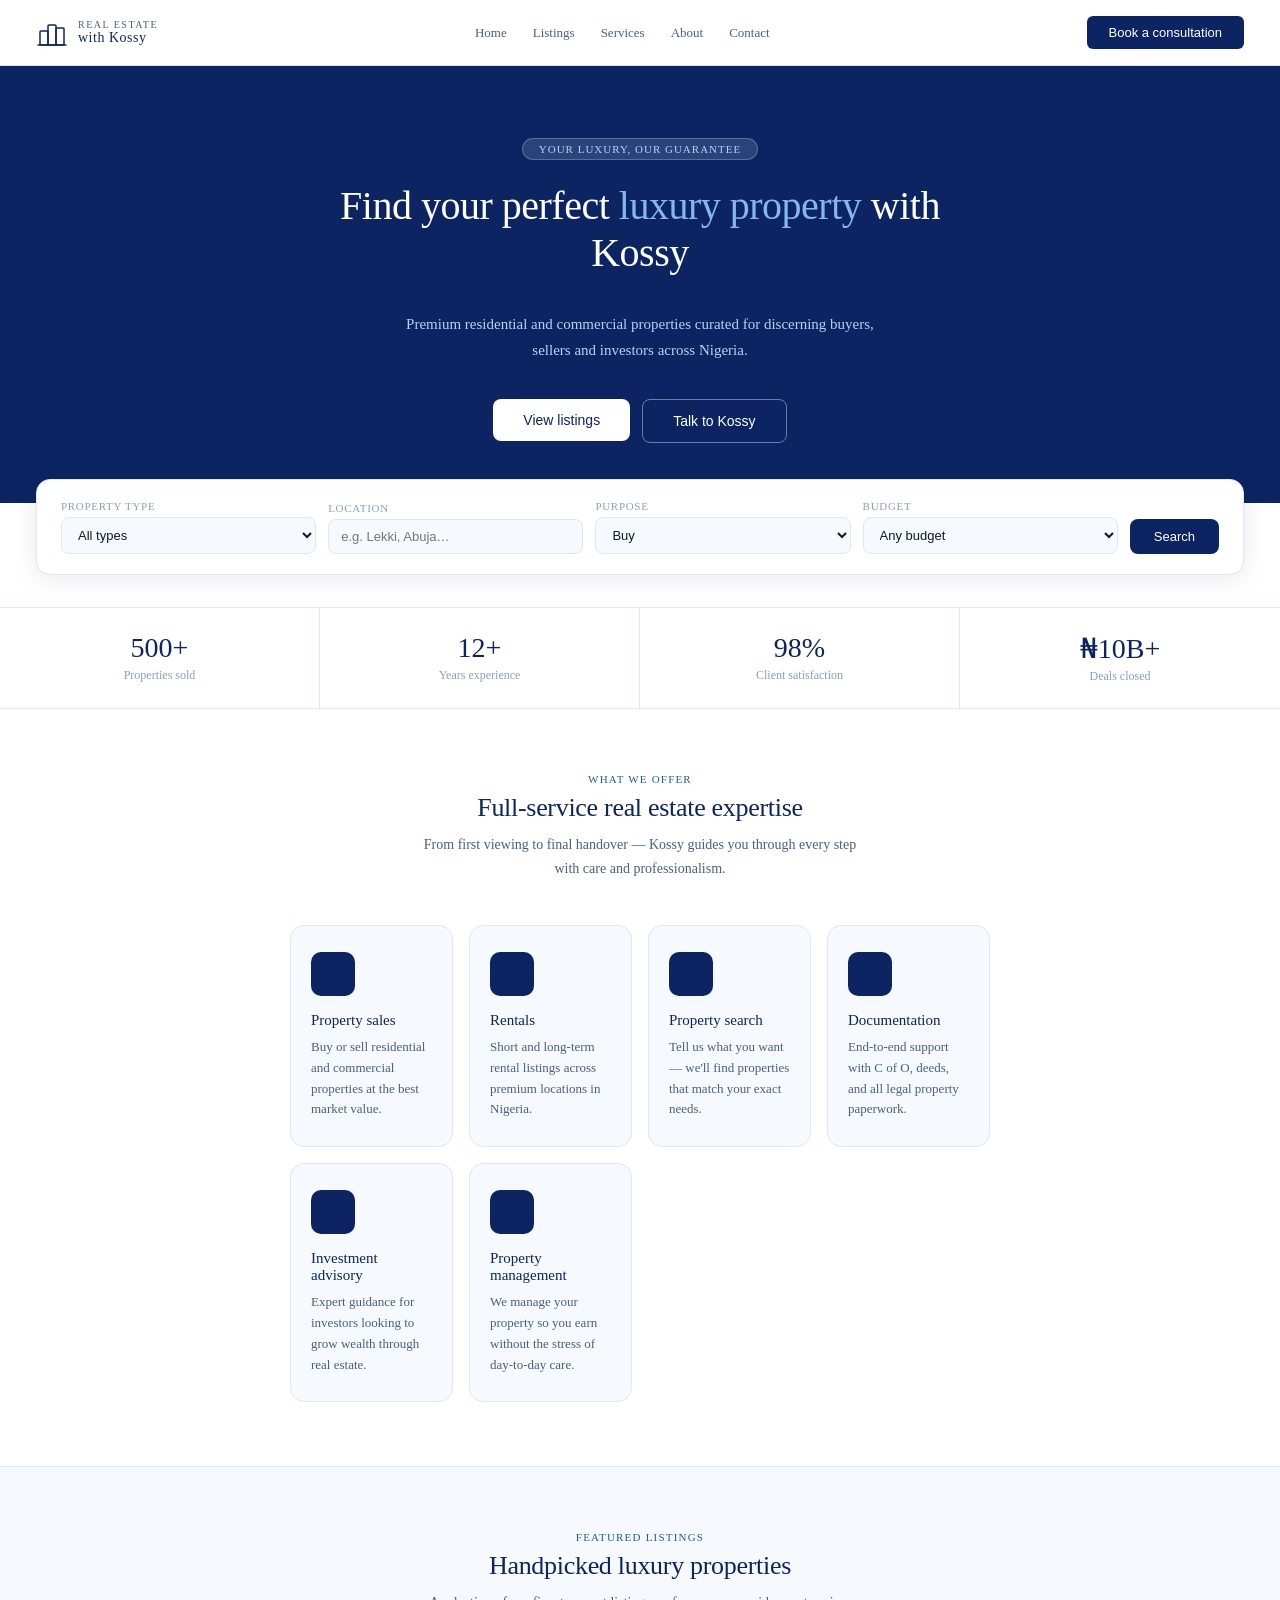
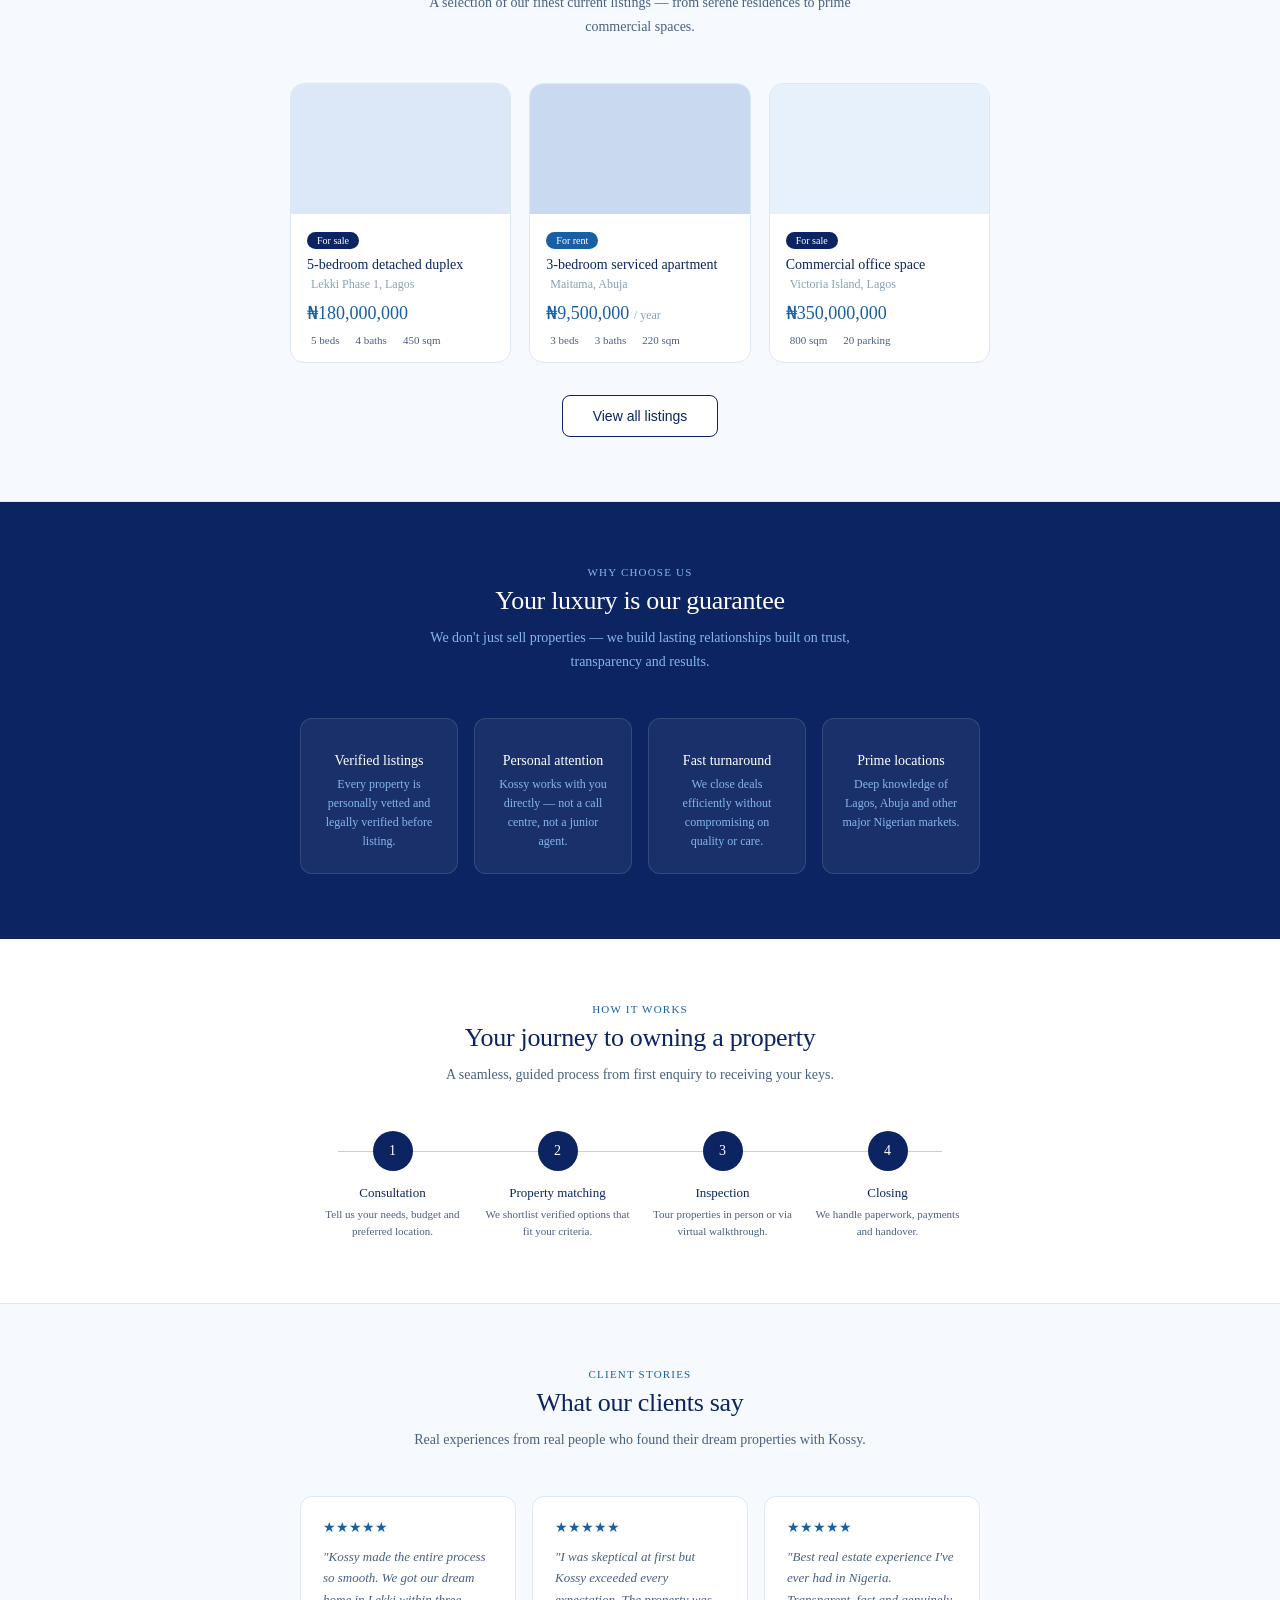
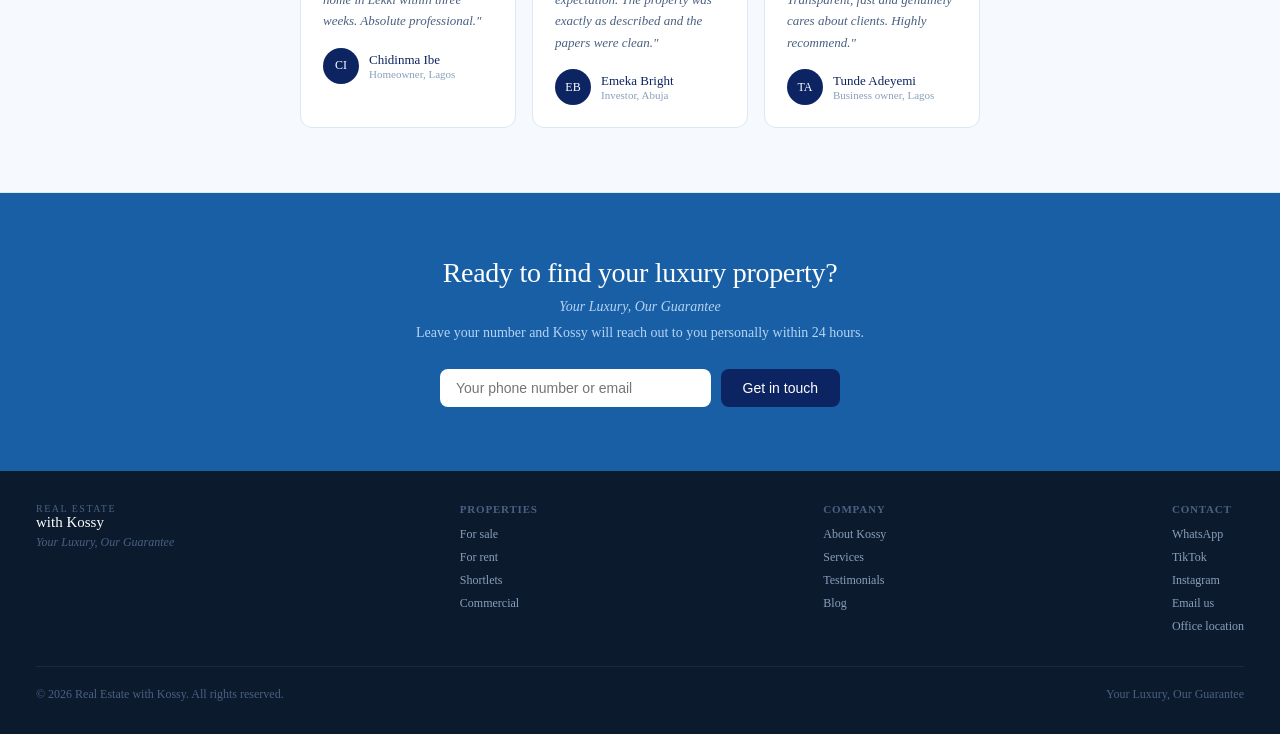
<file: index.html>
<!DOCTYPE html>
<html lang="en">
<head>
  <meta charset="UTF-8" />
  <meta name="viewport" content="width=device-width, initial-scale=1.0" />
  <title>Real Estate with Kossy</title> 
   <style>
     * { box-sizing: border-box; margin: 0; padding: 0; }
     .site { background: #fff; color: #0c1a2e; width: 100%; font-family: var(--font-sans); }
   
     /* NAV */
     .nav { display: flex; align-items: center; justify-content: space-between; padding: 16px 36px; background: #fff; border-bottom: 0.5px solid #dbe8f5; position: sticky; top: 0; z-index: 10; }
     .nav-logo { display: flex; align-items: center; gap: 10px; }
     .nav-logo svg { width: 32px; height: 32px; }
     .nav-logo-text { line-height: 1.1; }
     .nav-logo-text .top { font-size: 10px; color: #4a6080; font-weight: 400; letter-spacing: 1.5px; text-transform: uppercase; }
     .nav-logo-text .bottom { font-size: 14px; color: #0c2461; font-weight: 500; letter-spacing: 0.5px; }
     .nav-links { display: flex; gap: 26px; }
     .nav-links a { font-size: 13px; color: #4a6080; text-decoration: none; }
     .nav-links a:hover { color: #185fa5; }
     .nav-cta { background: #0c2461; color: #fff; border: none; border-radius: 6px; padding: 9px 22px; font-size: 13px; font-weight: 500; cursor: pointer; }
     .nav-cta:hover { background: #185fa5; }
    
     /* HERO */
     .hero { position: relative; background: #0c2461; padding: 72px 36px 60px; text-align: center; overflow: hidden; }
     .hero-bg-lines { position: absolute; inset: 0; opacity: 0.06; }
     .hero-eyebrow { display: inline-block; background: rgba(181,212,244,0.18); color: #b5d4f4; font-size: 11px; font-weight: 500; border-radius: 20px; padding: 4px 16px; margin-bottom: 22px; letter-spacing: 1px; text-transform: uppercase; border: 0.5px solid rgba(181,212,244,0.3); }
     .hero h1 { font-size: 40px; font-weight: 500; color: #fff; line-height: 1.18; max-width: 600px; margin: 0 auto 10px; letter-spacing: -0.5px; }
     .hero h1 em { color: #85b7eb; font-style: normal; }
     .hero-motto { font-size: 14px; color: #85b7eb; letter-spacing: 1px; margin-bottom: 18px; font-style: italic; }
     .hero p { font-size: 15px; color: #b5d4f4; max-width: 480px; margin: 0 auto 36px; line-height: 1.7; }
     .hero-btns { display: flex; gap: 12px; justify-content: center; flex-wrap: wrap; }
     .btn-gold { background: #fff; color: #0c2461; border: none; border-radius: 8px; padding: 13px 30px; font-size: 14px; font-weight: 500; cursor: pointer; }
     .btn-gold:hover { background: #e6f1fb; }
     .btn-ghost { background: transparent; color: #fff; border: 1.5px solid rgba(255,255,255,0.4); border-radius: 8px; padding: 13px 30px; font-size: 14px; font-weight: 500; cursor: pointer; }
     .btn-ghost:hover { border-color: #fff; background: rgba(255,255,255,0.08); }
   
     /* SEARCH BAR */
     .search-bar { background: #fff; margin: 0 36px; border-radius: 14px; border: 0.5px solid #dbe8f5; padding: 20px 24px; display: flex; gap: 12px; flex-wrap: wrap; align-items: flex-end; box-shadow: 0 4px 24px rgba(12,36,97,0.10); position: relative; z-index: 2; margin-top: -24px; }
     .search-field { display: flex; flex-direction: column; gap: 5px; flex: 1; min-width: 120px; }
     .search-field label { font-size: 11px; color: #88a0bb; text-transform: uppercase; letter-spacing: 0.7px; font-weight: 500; }
     .search-field select, .search-field input { border: 0.5px solid #dbe8f5; border-radius: 8px; padding: 9px 12px; font-size: 13px; color: #0c1a2e; background: #f6f9fd; outline: none; }
     .search-btn { background: #0c2461; color: #fff; border: none; border-radius: 8px; padding: 10px 24px; font-size: 13px; font-weight: 500; cursor: pointer; white-space: nowrap; align-self: flex-end; }
     .search-btn:hover { background: #185fa5; }
   
     /* STATS */
     .stats { display: grid; grid-template-columns: repeat(auto-fit, minmax(130px, 1fr)); gap: 0; border-bottom: 0.5px solid #dbe8f5; border-top: 0.5px solid #dbe8f5; margin-top: 32px; }
     .stat { padding: 24px 20px; text-align: center; border-right: 0.5px solid #dbe8f5; }
     .stat:last-child { border-right: none; }
     .stat-num { font-size: 28px; font-weight: 500; color: #0c2461; }
     .stat-label { font-size: 12px; color: #88a0bb; margin-top: 4px; }
   
     /* SECTION SHARED */
     .section-label { font-size: 11px; color: #185fa5; text-transform: uppercase; letter-spacing: 1.2px; font-weight: 500; text-align: center; margin-bottom: 8px; }
     .section-title { font-size: 26px; font-weight: 500; text-align: center; color: #0c2461; margin-bottom: 10px; letter-spacing: -0.3px; }
     .section-sub { font-size: 14px; color: #4a6080; text-align: center; max-width: 460px; margin: 0 auto 44px; line-height: 1.7; }
   
     /* SERVICES */
     .services { padding: 64px 36px; background: #fff; border-bottom: 0.5px solid #dbe8f5; }
     .services-grid { display: grid; grid-template-columns: repeat(auto-fit, minmax(160px, 1fr)); gap: 16px; max-width: 700px; margin: 0 auto; }
     .svc-card { background: #f6f9fd; border: 0.5px solid #dbe8f5; border-radius: 14px; padding: 26px 20px; transition: border-color 0.2s; }
     .svc-card:hover { border-color: #185fa5; }
     .svc-icon { width: 44px; height: 44px; background: #0c2461; border-radius: 10px; display: flex; align-items: center; justify-content: center; margin-bottom: 16px; }
     .svc-icon i { color: #fff; font-size: 22px; }
     .svc-card h3 { font-size: 15px; font-weight: 500; color: #0c2461; margin-bottom: 8px; }
     .svc-card p { font-size: 13px; color: #4a6080; line-height: 1.6; }
   
     /* LISTINGS */
     .listings { padding: 64px 36px; background: #f6f9fd; border-bottom: 0.5px solid #dbe8f5; }
     .listings-grid { display: grid; grid-template-columns: repeat(auto-fit, minmax(200px, 1fr)); gap: 18px; max-width: 700px; margin: 0 auto; }
     .listing-card { background: #fff; border: 0.5px solid #dbe8f5; border-radius: 14px; overflow: hidden; }
     .listing-img { height: 130px; display: flex; align-items: center; justify-content: center; }
     .listing-img i { font-size: 40px; opacity: 0.5; }
     .l-blue { background: #dce8f7; color: #185fa5; }
     .l-navy { background: #c8d9f0; color: #0c2461; }
     .l-light { background: #e6f1fb; color: #378add; }
     .listing-body { padding: 16px; }
     .listing-badge { display: inline-block; background: #0c2461; color: #fff; font-size: 10px; padding: 3px 10px; border-radius: 20px; margin-bottom: 8px; }
     .listing-badge.rent { background: #185fa5; }
     .listing-card h4 { font-size: 14px; font-weight: 500; color: #0c2461; margin-bottom: 4px; }
     .listing-loc { font-size: 12px; color: #88a0bb; margin-bottom: 10px; display: flex; align-items: center; gap: 4px; }
     .listing-price { font-size: 18px; font-weight: 500; color: #185fa5; margin-bottom: 10px; }
     .listing-price span { font-size: 12px; color: #88a0bb; font-weight: 400; }
     .listing-meta { display: flex; gap: 12px; }
     .listing-meta span { font-size: 11px; color: #4a6080; display: flex; align-items: center; gap: 4px; }
     .listing-meta i { font-size: 13px; }
   
     /* WHY US */
     .why { padding: 64px 36px; background: #0c2461; border-bottom: 0.5px solid #0a1d55; }
     .why .section-label { color: #85b7eb; }
     .why .section-title { color: #fff; }
     .why .section-sub { color: #85b7eb; }
     .why-grid { display: grid; grid-template-columns: repeat(auto-fit, minmax(150px, 1fr)); gap: 16px; max-width: 680px; margin: 0 auto; }
     .why-card { background: rgba(255,255,255,0.06); border: 0.5px solid rgba(255,255,255,0.12); border-radius: 12px; padding: 22px 18px; text-align: center; }
     .why-card i { font-size: 28px; color: #85b7eb; margin-bottom: 12px; display: block; }
     .why-card h4 { font-size: 14px; font-weight: 500; color: #fff; margin-bottom: 6px; }
     .why-card p { font-size: 12px; color: #85b7eb; line-height: 1.6; }
   
     /* PROCESS */
     .process { padding: 64px 36px; background: #fff; border-bottom: 0.5px solid #dbe8f5; }
     .process-steps { display: flex; gap: 0; max-width: 660px; margin: 0 auto; position: relative; }
     .process-steps::before { content: ''; position: absolute; top: 20px; left: 28px; right: 28px; height: 1px; background: #b5d4f4; }
     .proc-step { flex: 1; text-align: center; position: relative; z-index: 1; padding: 0 8px; }
     .proc-num { width: 40px; height: 40px; border-radius: 50%; background: #0c2461; color: #fff; font-size: 14px; font-weight: 500; display: flex; align-items: center; justify-content: center; margin: 0 auto 14px; }
     .proc-step h4 { font-size: 13px; font-weight: 500; color: #0c2461; margin-bottom: 5px; }
     .proc-step p { font-size: 11px; color: #4a6080; line-height: 1.5; }
   
     /* TESTIMONIALS */
     .testi { padding: 64px 36px; background: #f6f9fd; border-bottom: 0.5px solid #dbe8f5; }
     .testi-grid { display: grid; grid-template-columns: repeat(auto-fit, minmax(200px, 1fr)); gap: 16px; max-width: 680px; margin: 0 auto; }
     .testi-card { background: #fff; border: 0.5px solid #dbe8f5; border-radius: 12px; padding: 22px; }
     .testi-stars { color: #185fa5; font-size: 14px; margin-bottom: 10px; }
     .testi-card p { font-size: 13px; color: #4a6080; line-height: 1.65; margin-bottom: 16px; font-style: italic; }
     .testi-author { display: flex; align-items: center; gap: 10px; }
     .testi-av { width: 36px; height: 36px; border-radius: 50%; background: #0c2461; display: flex; align-items: center; justify-content: center; font-size: 12px; font-weight: 500; color: #fff; flex-shrink: 0; }
     .testi-name { font-size: 13px; font-weight: 500; color: #0c2461; }
     .testi-role { font-size: 11px; color: #88a0bb; }
   
     /* CTA */
     .cta-sec { padding: 64px 36px; background: #185fa5; text-align: center; }
     .cta-sec h2 { font-size: 28px; font-weight: 500; color: #fff; margin-bottom: 10px; letter-spacing: -0.3px; }
     .cta-sec .motto { font-size: 14px; color: #b5d4f4; font-style: italic; margin-bottom: 10px; }
     .cta-sec p { font-size: 14px; color: #b5d4f4; margin-bottom: 28px; }
     .cta-row { display: flex; gap: 10px; justify-content: center; max-width: 400px; margin: 0 auto; flex-wrap: wrap; }
     .cta-row input { flex: 1; min-width: 180px; padding: 11px 16px; border-radius: 8px; border: none; font-size: 14px; outline: none; }
     .cta-row button { background: #0c2461; color: #fff; border: none; border-radius: 8px; padding: 11px 22px; font-size: 14px; font-weight: 500; cursor: pointer; }
     .cta-row button:hover { background: #042c53; }
   
     /* FOOTER */
     .footer { background: #0c1a2e; padding: 32px 36px; }
     .footer-top { display: flex; justify-content: space-between; flex-wrap: wrap; gap: 24px; margin-bottom: 24px; }
     .footer-brand .top { font-size: 10px; color: #4a6080; letter-spacing: 1.5px; text-transform: uppercase; }
     .footer-brand .bottom { font-size: 15px; color: #fff; font-weight: 500; }
     .footer-brand .tagline { font-size: 12px; color: #4a6080; font-style: italic; margin-top: 4px; }
     .footer-links-col h5 { font-size: 11px; color: #4a6080; text-transform: uppercase; letter-spacing: 0.8px; margin-bottom: 12px; }
     .footer-links-col a { display: block; font-size: 12px; color: #88a0bb; text-decoration: none; margin-bottom: 8px; }
     .footer-links-col a:hover { color: #85b7eb; }
     .footer-bottom { border-top: 0.5px solid #1a2a40; padding-top: 20px; display: flex; justify-content: space-between; flex-wrap: wrap; gap: 10px; }
     .footer-bottom span { font-size: 12px; color: #4a6080; }
   </style>
  </body>
</html> 
   <div class="site">
   
     <!-- NAV -->
     <nav class="nav">
       <div class="nav-logo">
         <svg viewBox="0 0 32 32" fill="none" xmlns="http://www.w3.org/2000/svg">
           <rect x="4" y="14" width="8" height="14" rx="1" stroke="#0c2461" stroke-width="1.5"/>
           <rect x="12" y="8" width="8" height="20" rx="1" stroke="#0c2461" stroke-width="1.5"/>
           <rect x="20" y="11" width="8" height="17" rx="1" stroke="#0c2461" stroke-width="1.5"/>
           <line x1="2" y1="28" x2="30" y2="28" stroke="#0c2461" stroke-width="1.5" stroke-linecap="round"/>
         </svg>
         <div class="nav-logo-text">
           <div class="top">Real Estate</div>
           <div class="bottom">with Kossy</div>
         </div>
       </div>
       <div class="nav-links">
         <a href="index.html">Home</a>
         <a href="listings.html">Listings</a>
         <a href="services.html">Services</a>
         <a href="#">About</a>
         <a href="#">Contact</a>
       </div>
       <button class="nav-cta">Book a consultation</button>
     </nav>
   
     <!-- HERO -->
     <section class="hero">
       <div class="hero-eyebrow">Your Luxury, Our Guarantee</div>
       <h1>Find your perfect <em>luxury property</em> with Kossy</h1>
       <p class="hero-motto"></p>
       <p>Premium residential and commercial properties curated for discerning buyers, sellers and investors across Nigeria.</p>
       <div class="hero-btns">
        <a href="listings.html">
         <button class="btn-gold">View listings</button>
        </a>
         <button class="btn-ghost">Talk to Kossy</button>
       </div>
     </section>
   
     <!-- SEARCH -->
     <div class="search-bar">
       <div class="search-field">
         <label>Property type</label>
         <select>
           <option>All types</option>
           <option>Apartment</option>
           <option>Duplex</option>
           <option>Shortlet</option>
           <option>Commercial</option>
           <option>Land</option>
         </select>
       </div>
       <div class="search-field">
         <label>Location</label>
         <input type="text" placeholder="e.g. Lekki, Abuja…" />
       </div>
       <div class="search-field">
         <label>Purpose</label>
         <select>
           <option>Buy</option>
           <option>Rent</option>
           <option>Shortlet</option>
         </select>
       </div>
       <div class="search-field">
         <label>Budget</label>
         <select>
           <option>Any budget</option>
           <option>Under ₦50M</option>
           <option>₦50M – ₦150M</option>
           <option>₦150M – ₦500M</option>
           <option>₦500M+</option>
         </select>
       </div>
       <button class="search-btn"><i class="ti ti-search" aria-hidden="true"></i> Search</button>
     </div>
   
     <!-- STATS -->
     <div class="stats">
       <div class="stat"><div class="stat-num">500+</div><div class="stat-label">Properties sold</div></div>
       <div class="stat"><div class="stat-num">12+</div><div class="stat-label">Years experience</div></div>
       <div class="stat"><div class="stat-num">98%</div><div class="stat-label">Client satisfaction</div></div>
       <div class="stat"><div class="stat-num">₦10B+</div><div class="stat-label">Deals closed</div></div>
     </div>
   
     <!-- SERVICES -->
     <section class="services">
       <div class="section-label">What we offer</div>
       <h2 class="section-title">Full-service real estate expertise</h2>
       <p class="section-sub">From first viewing to final handover — Kossy guides you through every step with care and professionalism.</p>
       <div class="services-grid">
         <div class="svc-card">
           <div class="svc-icon"><i class="ti ti-building-estate" aria-hidden="true"></i></div>
           <h3>Property sales</h3>
           <p>Buy or sell residential and commercial properties at the best market value.</p>
         </div>
         <div class="svc-card">
           <div class="svc-icon"><i class="ti ti-key" aria-hidden="true"></i></div>
           <h3>Rentals</h3>
           <p>Short and long-term rental listings across premium locations in Nigeria.</p>
         </div>
         <div class="svc-card">
           <div class="svc-icon"><i class="ti ti-home-search" aria-hidden="true"></i></div>
           <h3>Property search</h3>
           <p>Tell us what you want — we'll find properties that match your exact needs.</p>
         </div>
         <div class="svc-card">
           <div class="svc-icon"><i class="ti ti-file-certificate" aria-hidden="true"></i></div>
           <h3>Documentation</h3>
           <p>End-to-end support with C of O, deeds, and all legal property paperwork.</p>
         </div>
         <div class="svc-card">
           <div class="svc-icon"><i class="ti ti-chart-arrows-vertical" aria-hidden="true"></i></div>
           <h3>Investment advisory</h3>
           <p>Expert guidance for investors looking to grow wealth through real estate.</p>
         </div>
         <div class="svc-card">
           <div class="svc-icon"><i class="ti ti-tools" aria-hidden="true"></i></div>
           <h3>Property management</h3>
           <p>We manage your property so you earn without the stress of day-to-day care.</p>
         </div>
       </div>
     </section>
   
     <!-- FEATURED LISTINGS -->
     <section class="listings">
       <div class="section-label">Featured listings</div>
       <h2 class="section-title">Handpicked luxury properties</h2>
       <p class="section-sub">A selection of our finest current listings — from serene residences to prime commercial spaces.</p>
       <div class="listings-grid">
         <div class="listing-card">
           <div class="listing-img l-blue"><i class="ti ti-building" aria-hidden="true"></i></div>
           <div class="listing-body">
             <span class="listing-badge">For sale</span>
             <h4>5-bedroom detached duplex</h4>
             <div class="listing-loc"><i class="ti ti-map-pin" style="font-size:12px"></i> Lekki Phase 1, Lagos</div>
             <div class="listing-price">₦180,000,000 <span></span></div>
             <div class="listing-meta">
               <span><i class="ti ti-bed"></i> 5 beds</span>
               <span><i class="ti ti-bath"></i> 4 baths</span>
               <span><i class="ti ti-ruler"></i> 450 sqm</span>
             </div>
           </div>
         </div>
         <div class="listing-card">
           <div class="listing-img l-navy"><i class="ti ti-home" aria-hidden="true"></i></div>
           <div class="listing-body">
             <span class="listing-badge rent">For rent</span>
             <h4>3-bedroom serviced apartment</h4>
             <div class="listing-loc"><i class="ti ti-map-pin" style="font-size:12px"></i> Maitama, Abuja</div>
             <div class="listing-price">₦9,500,000 <span>/ year</span></div>
             <div class="listing-meta">
               <span><i class="ti ti-bed"></i> 3 beds</span>
               <span><i class="ti ti-bath"></i> 3 baths</span>
               <span><i class="ti ti-ruler"></i> 220 sqm</span>
             </div>
           </div>
         </div>
         <div class="listing-card">
           <div class="listing-img l-light"><i class="ti ti-building-skyscraper" aria-hidden="true"></i></div>
           <div class="listing-body">
             <span class="listing-badge">For sale</span>
             <h4>Commercial office space</h4>
             <div class="listing-loc"><i class="ti ti-map-pin" style="font-size:12px"></i> Victoria Island, Lagos</div>
             <div class="listing-price">₦350,000,000 <span></span></div>
             <div class="listing-meta">
               <span><i class="ti ti-ruler"></i> 800 sqm</span>
               <span><i class="ti ti-car"></i> 20 parking</span>
             </div>
           </div>
         </div>
       </div>
       <div style="text-align:center; margin-top:32px;">
        <a href="listings.html">
         <button style="background:#fff; color:#0c2461; border:1.5px solid #0c2461; border-radius:8px; padding:12px 30px; font-size:14px; font-weight:500; cursor:pointer;">View all listings</button>
        </a>
       </div>
     </section>
   
     <!-- WHY US -->
     <section class="why">
       <div class="section-label">Why choose us</div>
       <h2 class="section-title">Your luxury is our guarantee</h2>
       <p class="section-sub">We don't just sell properties — we build lasting relationships built on trust, transparency and results.</p>
       <div class="why-grid">
         <div class="why-card">
           <i class="ti ti-shield-check" aria-hidden="true"></i>
           <h4>Verified listings</h4>
           <p>Every property is personally vetted and legally verified before listing.</p>
         </div>
         <div class="why-card">
           <i class="ti ti-user-check" aria-hidden="true"></i>
           <h4>Personal attention</h4>
           <p>Kossy works with you directly — not a call centre, not a junior agent.</p>
         </div>
         <div class="why-card">
           <i class="ti ti-clock" aria-hidden="true"></i>
           <h4>Fast turnaround</h4>
           <p>We close deals efficiently without compromising on quality or care.</p>
         </div>
         <div class="why-card">
           <i class="ti ti-map-2" aria-hidden="true"></i>
           <h4>Prime locations</h4>
           <p>Deep knowledge of Lagos, Abuja and other major Nigerian markets.</p>
         </div>
       </div>
     </section>
   
     <!-- PROCESS -->
     <section class="process">
       <div class="section-label">How it works</div>
       <h2 class="section-title">Your journey to owning a property</h2>
       <p class="section-sub">A seamless, guided process from first enquiry to receiving your keys.</p>
       <div class="process-steps">
         <div class="proc-step">
           <div class="proc-num">1</div>
           <h4>Consultation</h4>
           <p>Tell us your needs, budget and preferred location.</p>
         </div>
         <div class="proc-step">
           <div class="proc-num">2</div>
           <h4>Property matching</h4>
           <p>We shortlist verified options that fit your criteria.</p>
         </div>
         <div class="proc-step">
           <div class="proc-num">3</div>
           <h4>Inspection</h4>
           <p>Tour properties in person or via virtual walkthrough.</p>
         </div>
         <div class="proc-step">
           <div class="proc-num">4</div>
           <h4>Closing</h4>
           <p>We handle paperwork, payments and handover.</p>
         </div>
       </div>
     </section>
   
     <!-- TESTIMONIALS -->
     <section class="testi">
       <div class="section-label">Client stories</div>
       <h2 class="section-title">What our clients say</h2>
       <p class="section-sub">Real experiences from real people who found their dream properties with Kossy.</p>
       <div class="testi-grid">
         <div class="testi-card">
           <div class="testi-stars">★★★★★</div>
           <p>"Kossy made the entire process so smooth. We got our dream home in Lekki within three weeks. Absolute professional."</p>
           <div class="testi-author">
             <div class="testi-av">CI</div>
             <div>
               <div class="testi-name">Chidinma Ibe</div>
               <div class="testi-role">Homeowner, Lagos</div>
             </div>
           </div>
         </div>
         <div class="testi-card">
           <div class="testi-stars">★★★★★</div>
           <p>"I was skeptical at first but Kossy exceeded every expectation. The property was exactly as described and the papers were clean."</p>
           <div class="testi-author">
             <div class="testi-av">EB</div>
             <div>
               <div class="testi-name">Emeka Bright</div>
               <div class="testi-role">Investor, Abuja</div>
             </div>
           </div>
         </div>
         <div class="testi-card">
           <div class="testi-stars">★★★★★</div>
           <p>"Best real estate experience I've ever had in Nigeria. Transparent, fast and genuinely cares about clients. Highly recommend."</p>
           <div class="testi-author">
             <div class="testi-av">TA</div>
             <div>
               <div class="testi-name">Tunde Adeyemi</div>
               <div class="testi-role">Business owner, Lagos</div>
             </div>
           </div>
         </div>
       </div>
     </section>
   
     <!-- CTA -->
     <section class="cta-sec">
       <h2>Ready to find your luxury property?</h2>
       <p class="motto">Your Luxury, Our Guarantee</p>
       <p>Leave your number and Kossy will reach out to you personally within 24 hours.</p>
       <div class="cta-row">
         <input type="text" placeholder="Your phone number or email" />
         <button>Get in touch</button>
       </div>
     </section>
   
     <!-- FOOTER -->
     <footer class="footer">
       <div class="footer-top">
         <div class="footer-brand">
           <div class="top">Real Estate</div>
           <div class="bottom">with Kossy</div>
           <div class="tagline">Your Luxury, Our Guarantee</div>
         </div>
         <div class="footer-links-col">
           <h5>Properties</h5>
           <a href="#">For sale</a>
           <a href="#">For rent</a>
           <a href="#">Shortlets</a>
           <a href="#">Commercial</a>
         </div>
         <div class="footer-links-col">
           <h5>Company</h5>
           <a href="#">About Kossy</a>
           <a href="#">Services</a>
           <a href="#">Testimonials</a>
           <a href="#">Blog</a>
         </div>
         <div class="footer-links-col">
           <h5>Contact</h5>
           <a href="#">WhatsApp</a>
           <a href="#">TikTok</a>
           <a href="https://www.instagram.com/realestatewithkossy/">Instagram</a>
           <a href="#">Email us</a>
           <a href="#">Office location</a>
         </div>
       </div>
       <div class="footer-bottom">
         <span>© 2026 Real Estate with Kossy. All rights reserved.</span>
         <span>Your Luxury, Our Guarantee</span>
       </div>
     </footer>
   
   </div>
</file>
